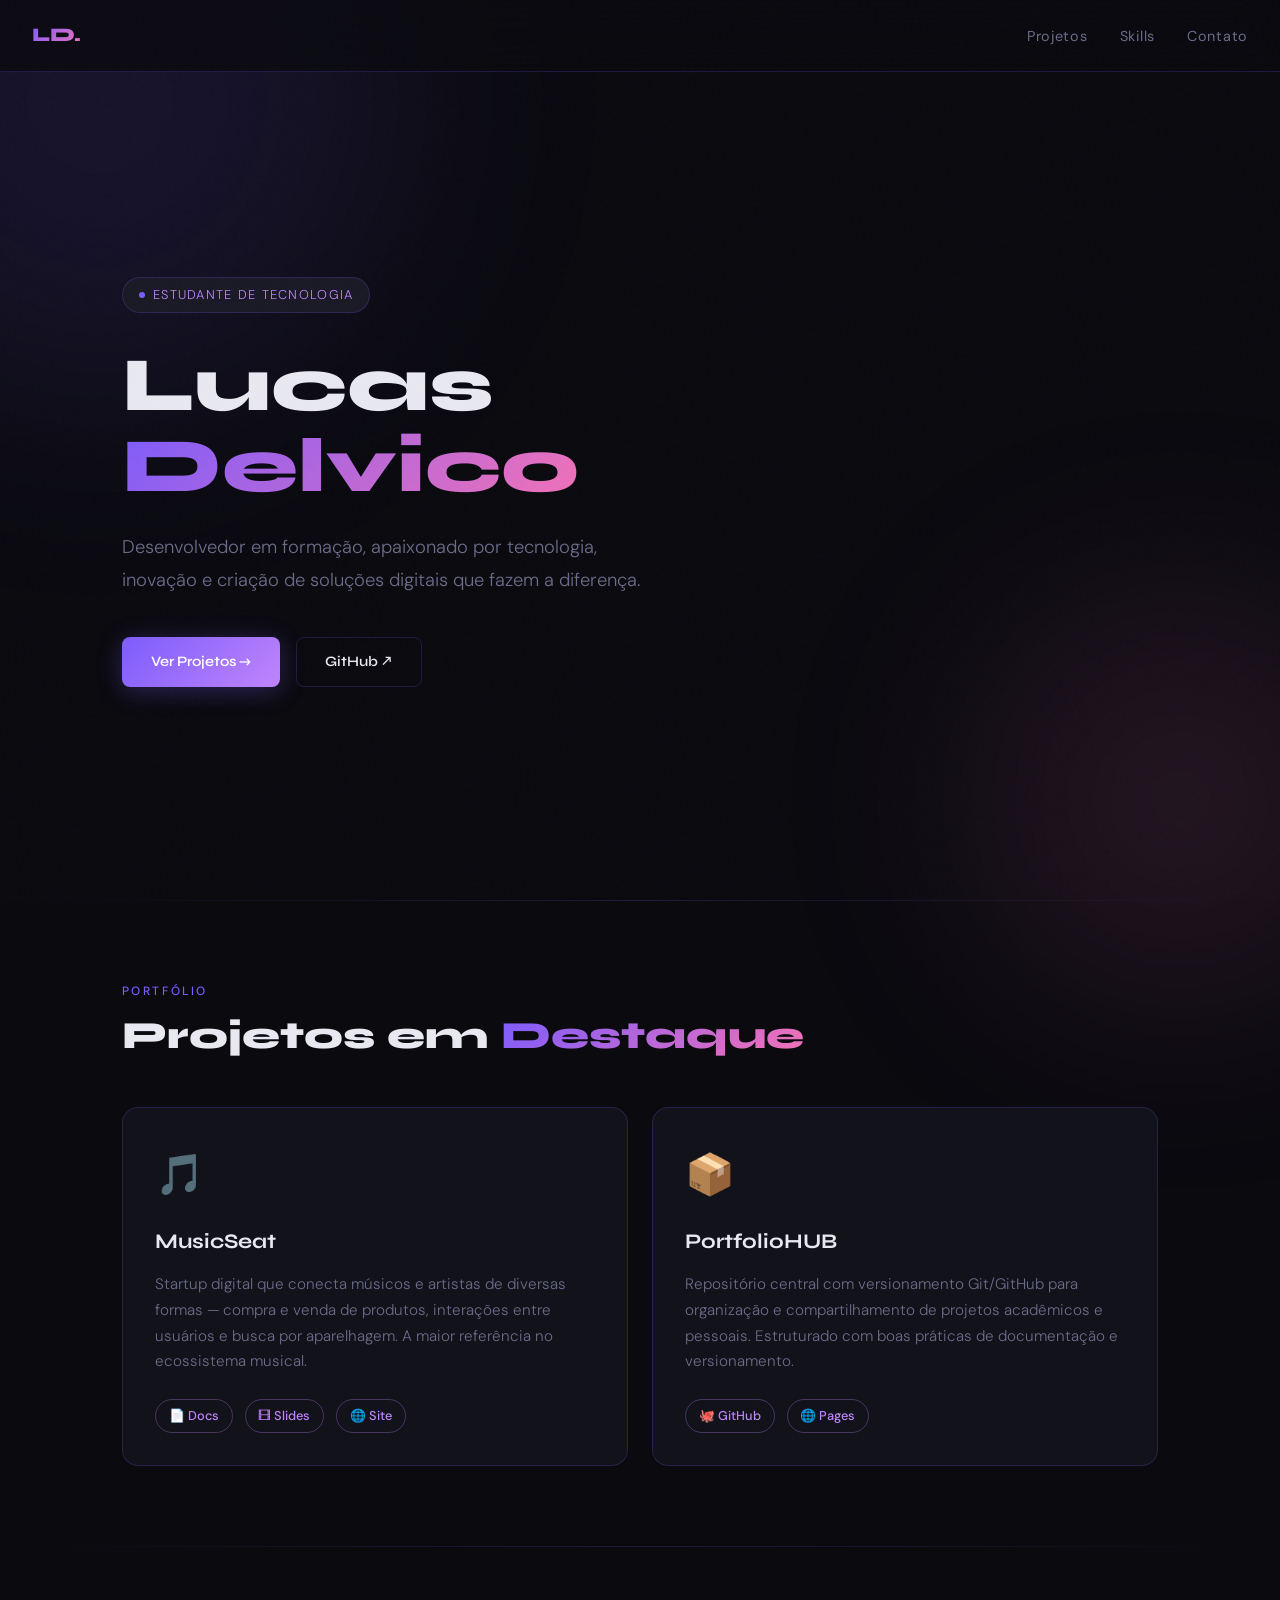
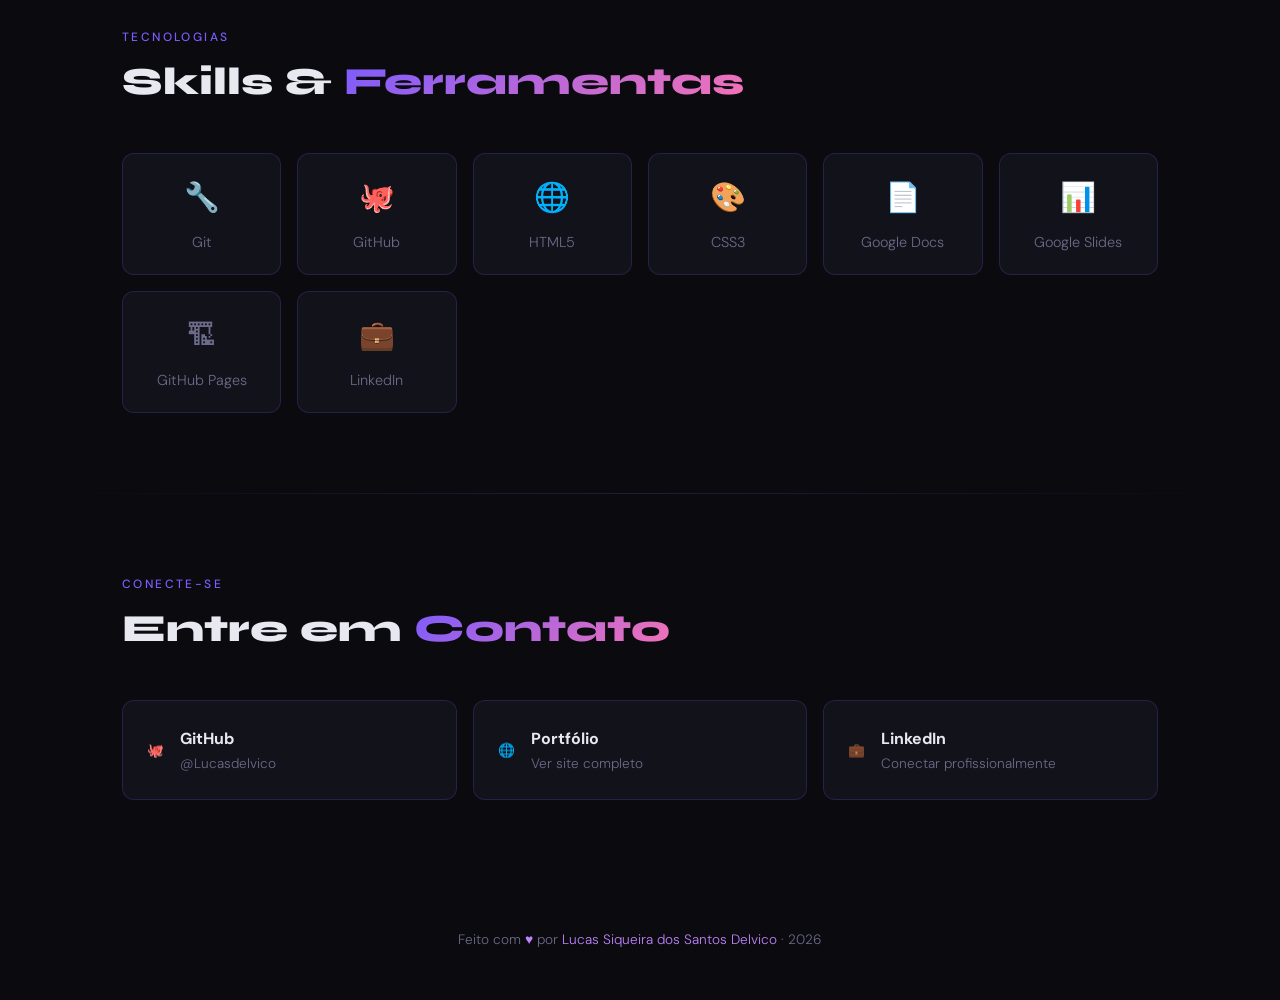
<file: index.html>
<!DOCTYPE html>
<html lang="pt-BR">
<head>
  <meta charset="UTF-8" />
  <meta name="viewport" content="width=device-width, initial-scale=1.0"/>
  <title>Lucas Delvico | Portfólio</title>
  <link href="https://fonts.googleapis.com/css2?family=Syne:wght@400;600;700;800&family=DM+Sans:ital,wght@0,300;0,400;0,500;1,300&display=swap" rel="stylesheet"/>
  <style>
    :root {
      --bg: #0a0a0f;
      --surface: #12121a;
      --surface2: #1a1a26;
      --accent: #7c5cfc;
      --accent2: #c084fc;
      --pink: #f472b6;
      --text: #e8e8f0;
      --muted: #6b6b8a;
      --border: rgba(124,92,252,0.2);
    }

    *, *::before, *::after { box-sizing: border-box; margin: 0; padding: 0; }

    html { scroll-behavior: smooth; }

    body {
      background: var(--bg);
      color: var(--text);
      font-family: 'DM Sans', sans-serif;
      font-weight: 300;
      line-height: 1.7;
      overflow-x: hidden;
    }

    /* NOISE TEXTURE */
    body::before {
      content: '';
      position: fixed;
      inset: 0;
      background-image: url("data:image/svg+xml,%3Csvg viewBox='0 0 256 256' xmlns='http://www.w3.org/2000/svg'%3E%3Cfilter id='noise'%3E%3CfeTurbulence type='fractalNoise' baseFrequency='0.9' numOctaves='4' stitchTiles='stitch'/%3E%3C/filter%3E%3Crect width='100%25' height='100%25' filter='url(%23noise)' opacity='0.04'/%3E%3C/svg%3E");
      pointer-events: none;
      z-index: 1000;
      opacity: 0.4;
    }

    /* GLOW ORBS */
    .orb {
      position: fixed;
      border-radius: 50%;
      filter: blur(120px);
      opacity: 0.12;
      pointer-events: none;
      z-index: 0;
    }
    .orb-1 { width: 600px; height: 600px; background: var(--accent); top: -200px; left: -200px; }
    .orb-2 { width: 400px; height: 400px; background: var(--pink); bottom: -100px; right: -100px; }

    /* NAV */
    nav {
      position: fixed;
      top: 0; left: 0; right: 0;
      z-index: 100;
      padding: 1.2rem 2rem;
      display: flex;
      justify-content: space-between;
      align-items: center;
      background: rgba(10,10,15,0.8);
      backdrop-filter: blur(20px);
      border-bottom: 1px solid var(--border);
    }

    .nav-logo {
      font-family: 'Syne', sans-serif;
      font-weight: 800;
      font-size: 1.2rem;
      background: linear-gradient(135deg, var(--accent), var(--pink));
      -webkit-background-clip: text;
      -webkit-text-fill-color: transparent;
      background-clip: text;
    }

    .nav-links { display: flex; gap: 2rem; list-style: none; }
    .nav-links a {
      color: var(--muted);
      text-decoration: none;
      font-size: 0.9rem;
      font-weight: 400;
      transition: color 0.2s;
      letter-spacing: 0.05em;
    }
    .nav-links a:hover { color: var(--text); }

    /* HERO */
    .hero {
      min-height: 100vh;
      display: flex;
      align-items: center;
      padding: 8rem 2rem 4rem;
      max-width: 1100px;
      margin: 0 auto;
      position: relative;
    }

    .hero-content { max-width: 700px; }

    .hero-tag {
      display: inline-flex;
      align-items: center;
      gap: 0.5rem;
      background: var(--surface2);
      border: 1px solid var(--border);
      border-radius: 100px;
      padding: 0.4rem 1rem;
      font-size: 0.8rem;
      color: var(--accent2);
      margin-bottom: 2rem;
      letter-spacing: 0.1em;
      text-transform: uppercase;
    }

    .hero-tag::before {
      content: '';
      width: 6px; height: 6px;
      border-radius: 50%;
      background: var(--accent);
      animation: pulse 2s infinite;
    }

    @keyframes pulse {
      0%, 100% { opacity: 1; transform: scale(1); }
      50% { opacity: 0.5; transform: scale(1.3); }
    }

    h1 {
      font-family: 'Syne', sans-serif;
      font-weight: 800;
      font-size: clamp(2.8rem, 6vw, 5rem);
      line-height: 1.05;
      margin-bottom: 1.5rem;
    }

    .gradient-text {
      background: linear-gradient(135deg, var(--accent) 0%, var(--pink) 100%);
      -webkit-background-clip: text;
      -webkit-text-fill-color: transparent;
      background-clip: text;
    }

    .hero-desc {
      font-size: 1.15rem;
      color: var(--muted);
      max-width: 520px;
      margin-bottom: 2.5rem;
      line-height: 1.8;
    }

    .hero-btns { display: flex; gap: 1rem; flex-wrap: wrap; }

    .btn {
      display: inline-flex;
      align-items: center;
      gap: 0.5rem;
      padding: 0.75rem 1.8rem;
      border-radius: 8px;
      font-family: 'Syne', sans-serif;
      font-weight: 600;
      font-size: 0.9rem;
      text-decoration: none;
      transition: all 0.2s;
      cursor: pointer;
      border: none;
    }

    .btn-primary {
      background: linear-gradient(135deg, var(--accent), var(--accent2));
      color: white;
      box-shadow: 0 4px 24px rgba(124,92,252,0.3);
    }
    .btn-primary:hover { transform: translateY(-2px); box-shadow: 0 8px 32px rgba(124,92,252,0.4); }

    .btn-ghost {
      background: transparent;
      color: var(--text);
      border: 1px solid var(--border);
    }
    .btn-ghost:hover { background: var(--surface); border-color: var(--accent); }

    /* SECTIONS */
    section { padding: 5rem 2rem; max-width: 1100px; margin: 0 auto; }

    .section-label {
      font-size: 0.75rem;
      text-transform: uppercase;
      letter-spacing: 0.2em;
      color: var(--accent);
      margin-bottom: 0.75rem;
      font-weight: 500;
    }

    h2 {
      font-family: 'Syne', sans-serif;
      font-weight: 800;
      font-size: clamp(1.8rem, 3vw, 2.8rem);
      margin-bottom: 3rem;
      line-height: 1.2;
    }

    /* PROJECTS */
    .projects-grid {
      display: grid;
      grid-template-columns: repeat(auto-fit, minmax(320px, 1fr));
      gap: 1.5rem;
    }

    .project-card {
      background: var(--surface);
      border: 1px solid var(--border);
      border-radius: 16px;
      padding: 2rem;
      transition: all 0.3s;
      position: relative;
      overflow: hidden;
    }

    .project-card::before {
      content: '';
      position: absolute;
      inset: 0;
      background: linear-gradient(135deg, rgba(124,92,252,0.05), transparent);
      opacity: 0;
      transition: opacity 0.3s;
    }

    .project-card:hover { transform: translateY(-4px); border-color: var(--accent); }
    .project-card:hover::before { opacity: 1; }

    .project-emoji {
      font-size: 2.5rem;
      margin-bottom: 1rem;
      display: block;
    }

    .project-card h3 {
      font-family: 'Syne', sans-serif;
      font-weight: 700;
      font-size: 1.3rem;
      margin-bottom: 0.75rem;
    }

    .project-card p {
      color: var(--muted);
      font-size: 0.95rem;
      line-height: 1.7;
      margin-bottom: 1.5rem;
    }

    .project-links { display: flex; gap: 0.75rem; flex-wrap: wrap; }

    .project-link {
      font-size: 0.8rem;
      color: var(--accent2);
      text-decoration: none;
      border: 1px solid rgba(192,132,252,0.3);
      padding: 0.3rem 0.8rem;
      border-radius: 100px;
      transition: all 0.2s;
      font-weight: 500;
    }
    .project-link:hover { background: rgba(192,132,252,0.1); border-color: var(--accent2); }

    /* SKILLS */
    .skills-grid {
      display: grid;
      grid-template-columns: repeat(auto-fit, minmax(140px, 1fr));
      gap: 1rem;
    }

    .skill-item {
      background: var(--surface);
      border: 1px solid var(--border);
      border-radius: 12px;
      padding: 1.2rem;
      text-align: center;
      transition: all 0.2s;
      font-size: 0.9rem;
      color: var(--muted);
    }

    .skill-item:hover { border-color: var(--accent); color: var(--text); background: var(--surface2); }

    .skill-icon { font-size: 1.8rem; display: block; margin-bottom: 0.5rem; }

    /* CONTACT */
    .contact-grid {
      display: grid;
      grid-template-columns: repeat(auto-fit, minmax(220px, 1fr));
      gap: 1rem;
    }

    .contact-card {
      background: var(--surface);
      border: 1px solid var(--border);
      border-radius: 12px;
      padding: 1.5rem;
      text-decoration: none;
      color: var(--text);
      transition: all 0.2s;
      display: flex;
      align-items: center;
      gap: 1rem;
    }

    .contact-card:hover { border-color: var(--accent); transform: translateY(-2px); }
    .contact-icon { font-size: 1.6rem; }
    .contact-card span { font-size: 0.85rem; color: var(--muted); display: block; }

    /* DIVIDER */
    .divider {
      height: 1px;
      background: linear-gradient(90deg, transparent, var(--border), transparent);
      margin: 0 2rem;
    }

    /* FOOTER */
    footer {
      text-align: center;
      padding: 3rem 2rem;
      color: var(--muted);
      font-size: 0.85rem;
    }

    footer span { color: var(--accent2); }

    /* ANIMATIONS */
    .fade-in {
      opacity: 0;
      transform: translateY(20px);
      animation: fadeUp 0.7s ease forwards;
    }

    @keyframes fadeUp {
      to { opacity: 1; transform: translateY(0); }
    }

    .delay-1 { animation-delay: 0.1s; }
    .delay-2 { animation-delay: 0.2s; }
    .delay-3 { animation-delay: 0.35s; }
    .delay-4 { animation-delay: 0.5s; }
  </style>
</head>
<body>

  <div class="orb orb-1"></div>
  <div class="orb orb-2"></div>

  <nav>
    <div class="nav-logo">LD.</div>
    <ul class="nav-links">
      <li><a href="#projetos">Projetos</a></li>
      <li><a href="#skills">Skills</a></li>
      <li><a href="#contato">Contato</a></li>
    </ul>
  </nav>

  <!-- HERO -->
  <div class="hero">
    <div class="hero-content">
      <div class="hero-tag fade-in">Estudante de Tecnologia</div>
      <h1 class="fade-in delay-1">
        Lucas<br/>
        <span class="gradient-text">Delvico</span>
      </h1>
      <p class="hero-desc fade-in delay-2">
        Desenvolvedor em formação, apaixonado por tecnologia, inovação e criação de soluções digitais que fazem a diferença.
      </p>
      <div class="hero-btns fade-in delay-3">
        <a href="#projetos" class="btn btn-primary">Ver Projetos →</a>
        <a href="https://github.com/Lucasdelvico" target="_blank" class="btn btn-ghost">GitHub ↗</a>
      </div>
    </div>
  </div>

  <div class="divider"></div>

  <!-- PROJETOS -->
  <section id="projetos">
    <p class="section-label">Portfólio</p>
    <h2>Projetos em <span class="gradient-text">Destaque</span></h2>
    <div class="projects-grid">

      <div class="project-card">
        <span class="project-emoji">🎵</span>
        <h3>MusicSeat</h3>
        <p>Startup digital que conecta músicos e artistas de diversas formas — compra e venda de produtos, interações entre usuários e busca por aparelhagem. A maior referência no ecossistema musical.</p>
        <div class="project-links">
          <a href="https://docs.google.com/document/d/1QfWDHXmpxlF89sqVdBYiX41ZOSEvuQ7OntJ0qwS9Hcw/edit?usp=sharing" target="_blank" class="project-link">📄 Docs</a>
          <a href="https://docs.google.com/presentation/d/1bqTk9LDb29fju60-IbW0OFJ8FatyO1whKqyPQydeNmw/edit?usp=sharing" target="_blank" class="project-link">🎞 Slides</a>
          <a href="https://sites.google.com/view/lucassiqueiradossantosdelvico/início" target="_blank" class="project-link">🌐 Site</a>
        </div>
      </div>

      <div class="project-card">
        <span class="project-emoji">📦</span>
        <h3>PortfolioHUB</h3>
        <p>Repositório central com versionamento Git/GitHub para organização e compartilhamento de projetos acadêmicos e pessoais. Estruturado com boas práticas de documentação e versionamento.</p>
        <div class="project-links">
          <a href="https://github.com/Lucasdelvico" target="_blank" class="project-link">🐙 GitHub</a>
          <a href="https://lucasdelvico.github.io" target="_blank" class="project-link">🌐 Pages</a>
        </div>
      </div>

    </div>
  </section>

  <div class="divider"></div>

  <!-- SKILLS -->
  <section id="skills">
    <p class="section-label">Tecnologias</p>
    <h2>Skills & <span class="gradient-text">Ferramentas</span></h2>
    <div class="skills-grid">
      <div class="skill-item"><span class="skill-icon">🔧</span>Git</div>
      <div class="skill-item"><span class="skill-icon">🐙</span>GitHub</div>
      <div class="skill-item"><span class="skill-icon">🌐</span>HTML5</div>
      <div class="skill-item"><span class="skill-icon">🎨</span>CSS3</div>
      <div class="skill-item"><span class="skill-icon">📄</span>Google Docs</div>
      <div class="skill-item"><span class="skill-icon">📊</span>Google Slides</div>
      <div class="skill-item"><span class="skill-icon">🏗</span>GitHub Pages</div>
      <div class="skill-item"><span class="skill-icon">💼</span>LinkedIn</div>
    </div>
  </section>

  <div class="divider"></div>

  <!-- CONTATO -->
  <section id="contato">
    <p class="section-label">Conecte-se</p>
    <h2>Entre em <span class="gradient-text">Contato</span></h2>
    <div class="contact-grid">
      <a href="https://github.com/Lucasdelvico" target="_blank" class="contact-card">
        <span class="contact-icon">🐙</span>
        <div>
          <strong>GitHub</strong>
          <span>@Lucasdelvico</span>
        </div>
      </a>
      <a href="https://sites.google.com/view/lucassiqueiradossantosdelvico/início" target="_blank" class="contact-card">
        <span class="contact-icon">🌐</span>
        <div>
          <strong>Portfólio</strong>
          <span>Ver site completo</span>
        </div>
      </a>
      <a href="https://linkedin.com/in/lucasdelvico" target="_blank" class="contact-card">
        <span class="contact-icon">💼</span>
        <div>
          <strong>LinkedIn</strong>
          <span>Conectar profissionalmente</span>
        </div>
      </a>
    </div>
  </section>

  <footer>
    Feito com <span>♥</span> por <span>Lucas Siqueira dos Santos Delvico</span> · 2026
  </footer>

</body>
</html>
</file>
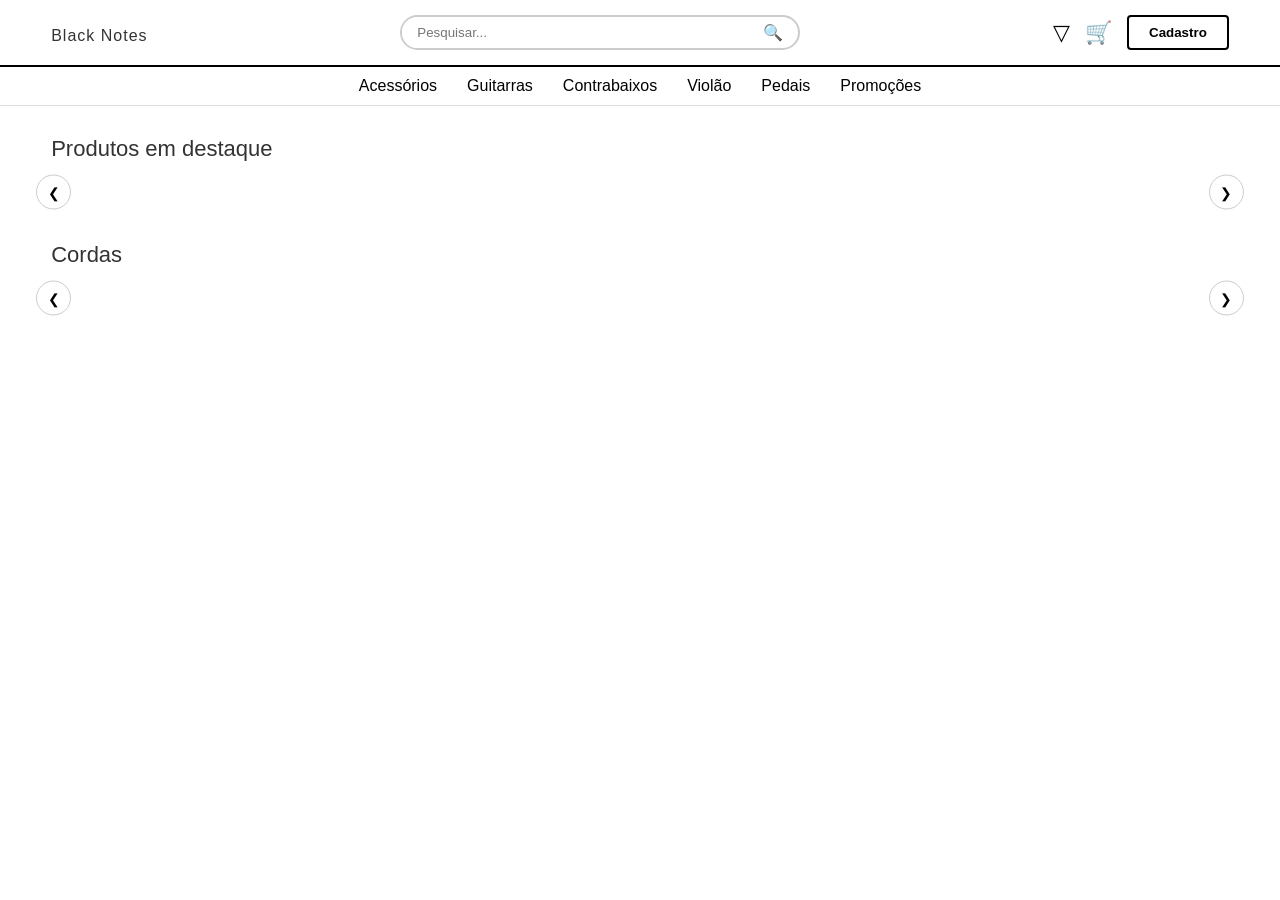
<file: ProjetoFinal/index.html>
<!DOCTYPE html>
<html lang="pt-BR">
<head>
    <meta charset="UTF-8">
    <meta name="viewport" content="width=device-width, initial-scale=1.0">
    <title>Black Notes</title>
    <link rel="stylesheet" href="style.css">
</head>
<body>

    <header class="main-header">
        <div class="logo"><span>Black Notes</span></div>
        <div class="search-bar">
            <input type="text" placeholder="Pesquisar...">
            <button class="search-btn">&#128269;</button>
        </div>
        <div class="header-actions">
            <button class="icon-btn">&#9661;</button> <!-- Filtro -->
            <button class="icon-btn">&#128722;</button> <!-- Carrinho -->
            <button class="register-btn">Cadastro</button>
        </div>
    </header>

    <nav class="nav-categories">
        <ul>
            <li><a href="#">Acessórios</a></li>
            <li><a href="#">Guitarras</a></li>
            <li><a href="#">Contrabaixos</a></li>
            <li><a href="#">Violão</a></li>
            <li><a href="#">Pedais</a></li>
            <li><a href="#">Promoções</a></li> 
        </ul>
    </nav>
    <!--PRODUTOS EM DESTAQUE (Com scroll/carrossel) -->
    <main class="container">
        <section class="section-block">
            <h2 class="section-title">Produtos em destaque</h2>
            <div class="carousel-container">
                <button class="slide-arrow prev" onclick="scrollSection('destaque', -1)">&#10094;</button>
                <div class="product-grid" id="destaque">
                </div>
                <button class="slide-arrow next" onclick="scrollSection('destaque', 1)">&#10095;</button>
            </div>
        </section>

        <!-- CORDAS -->
        <section class="section-block">
            <h2 class="section-title">Cordas</h2>
            <div class="carousel-container">
                <button class="slide-arrow prev" onclick="scrollSection('cordas', -1)">&#10094;</button>
                <div class="product-grid" id="cordas">
                </div>
                <button class="slide-arrow next" onclick="scrollSection('cordas', 1)">&#10095;</button>
            </div>
        </section>
    </main>

    <script src="script.js"></script>
</body>
</html>
</file>
<file: ProjetoFinal/style.css>
* {
    box-sizing: border-box;
    margin: 0;
    padding: 0;
    font-family: Arial, sans-serif;
}

body {
    background-color: #ffffff;
    color: #333;
}

.main-header {
    display: flex;
    justify-content: space-between;
    align-items: center;
    padding: 15px 4%;
    border-bottom: 2px solid #000;
}

.logo {
    font-size: 26px;
    font-weight: bold;
    letter-spacing: 1px;
}

.logo span {
    font-size: 16px;
    font-weight: normal;
}

.search-bar {
    display: flex;
    flex: 0 1 400px;
    border: 2px solid #ccc;
    border-radius: 25px;
    overflow: hidden;
}

.search-bar input {
    width: 100%;
    padding: 8px 15px;
    border: none;
    outline: none;
}

.search-btn {
    background: none;
    border: none;
    padding: 0 15px;
    cursor: pointer;
    font-size: 16px;
}

.header-actions {
    display: flex;
    align-items: center;
    gap: 15px;
}

.icon-btn {
    background: none;
    border: none;
    font-size: 22px;
    cursor: pointer;
}

.register-btn {
    border: 2px solid #000;
    background: none;
    padding: 8px 20px;
    border-radius: 4px;
    font-weight: bold;
    cursor: pointer;
}

/* NAVBAR DE CATEGORIAS */
.nav-categories {
    border-bottom: 1px solid #ddd;
    padding: 10px 0;
}

.nav-categories ul {
    display: flex;
    justify-content: center;
    list-style: none;
    gap: 30px;
}

.nav-categories a {
    text-decoration: none;
    color: #000;
    font-size: 16px;
    font-weight: 500;
}

/* PRODUTOS */
.container {
    padding: 30px 4%;
}

.section-block {
    margin-bottom: 40px;
}

.section-title {
    font-size: 22px;
    margin-bottom: 20px;
    font-weight: normal;
}

.carousel-container {
    position: relative;
    display: flex;
    align-items: center;
}

/* GRADE HORIZONTAL */
.product-grid {
    display: flex;
    gap: 20px;
    overflow-x: auto;
    scroll-behavior: smooth;
    width: 100%;
    padding: 10px 0;
}

/* Esconde a barra de rolagem nativa */
.product-grid::-webkit-scrollbar {
    display: none;
}

/* CARD DO PRODUTO */
.product-card {
    min-width: 180px;
    flex: 0 0 auto;
    background: #fff;
    text-align: left;
}

.product-card img {
    width: 100%;
    height: 180px;
    object-fit: contain;
    background-color: #f9f9f9;
    border-radius: 4px;
}

.product-name {
    font-size: 13px;
    margin-top: 8px;
    color: #444;
    line-height: 1.4;
    height: 36px;
    overflow: hidden;
}

.product-price {
    font-size: 15px;
    font-weight: bold;
    margin-top: 5px;
    color: #000;
}

/* SETAS DO CARROSSEL */
.slide-arrow {
    position: absolute;
    top: 50%;
    transform: translateY(-50%);
    background: rgba(255, 255, 255, 0.9);
    border: 1px solid #ccc;
    width: 35px;
    height: 35px;
    border-radius: 50%;
    cursor: pointer;
    z-index: 10;
    font-size: 14px;
}

.prev { left: -15px; }
.next { right: -15px; }
</file>
